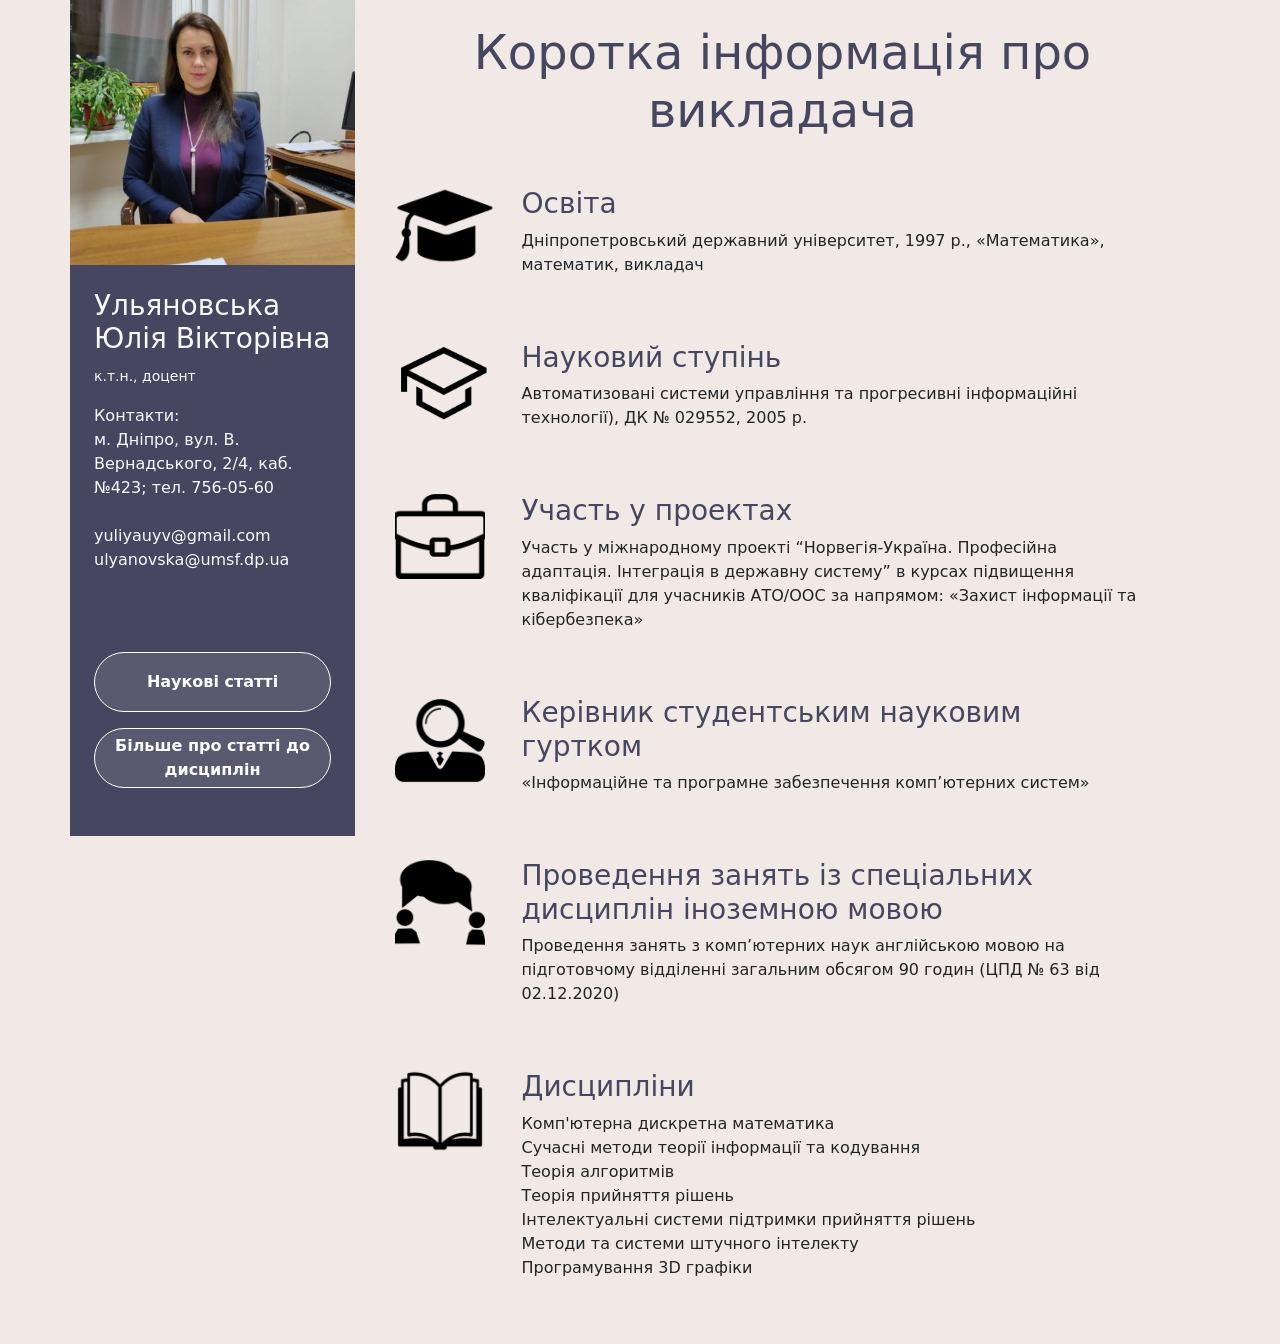
<file: WEB_project/index.html>
<!DOCTYPE html>

<html>
  <head>
    <meta charset="UTF-8">
    <meta name="viewport" content="width=device-width, initial-scale=1.0">
    <title>title</title>
    <link href="https://cdn.jsdelivr.net/npm/bootstrap@5.0.2/dist/css/bootstrap.min.css" rel="stylesheet" integrity="sha384-EVSTQN3/azprG1Anm3QDgpJLIm9Nao0Yz1ztcQTwFspd3yD65VohhpuuCOmLASjC" crossorigin="anonymous">
    <link rel="stylesheet" href="styles.css" type="text/css">
  </head>
  <body class="our-background-secondary">
    <div class="container-xl">
      <div class="row">
        <aside class="col-lg-3 col-md-4 col-12 g-0 h-100 text-light our-background-primary">
          <img class="photo-prepoda img-fluid" src="./img/prepod.png" alt="prepod">
          <div class="aside-text">
            <h3 class="full-name">Ульяновська Юлія Вікторівна</h3>
            <p class="job"><small>к.т.н., доцент</small></p>
            <p>
              Контакти: <br />
              м. Дніпро, вул. В. Вернадського, 2/4, каб.№423; тел. 756-05-60 <br /><br />
              yuliyauyv@gmail.com <br />
              ulyanovska@umsf.dp.ua 
            </p>
          </div>
          <div class="d-flex justify-content-center flex-btn m-4 mb-5">
            <button 
              class="our-btn mb-3"
              onclick="location.href = './pages/articles.html';"
            >
              <strong>Науковi статтi</strong>
            </button>
            <button 
              class="our-btn"
              onclick="location.href = './pages/more-disciplines.html';"
            >
              <strong>Бiльше про статтi до дисциплiн</strong>
            </button>
          </div>
        </aside>
        <main class="col">
          <p class="display-5 text-center mt-4 our-text-primary"><strong>Коротка інформація про викладача</strong></p>
          <!-- Content -->
          <div class="m-5">
            <section class="row mt-5">
              
              <div class="col-2 life-hack"><img src="./img/black-hat.png" width="100" alt="black-hat"></div>

              <div class="col">
                <h3 class="our-text-primary real-costily">Освіта</h3>
                <p class="justify">Дніпропетровський державний університет, 1997 р., «Математика», математик, викладач</p>
              </div>

            </section>

            <section class="row mt-5">
              
              <div class="col-2 life-hack"><img src="./img/transparent-hat.png" width="100" alt="black-hat"></div>

              <div class="col">
                <h3 class="our-text-primary real-costily">Науковий ступінь </h3>
                <p class="justify">Автоматизовані системи управління та прогресивні інформаційні технології),  ДК № 029552, 2005 р.</p>
              </div>

            </section>

            <section class="row mt-5">
              
              <div class="col-2 life-hack"><img src="./img/case.png" width="90" alt="black-hat"></div>

              <div class="col">
                <h3 class="our-text-primary real-costily">Участь у проектах</h3>
                <p class="justify">Участь у міжнародному проекті “Норвегія-Україна. Професійна адаптація. Інтеграція в державну систему” в курсах підвищення кваліфікації для учасників АТО/ООС за напрямом: «Захист інформації та кібербезпека»</p>
              </div>

            </section>

            <section class="row mt-5">
              
              <div class="col-2 life-hack"><img src="./img/body.png" width="90" alt="black-hat"></div>

              <div class="col">
                <h3 class="our-text-primary real-costily">Керівник студентським науковим гуртком</h3>
                <p class="justify">«Інформаційне та програмне забезпечення комп’ютерних систем»</p>
              </div>

            </section>

            <section class="row mt-5">
              
              <div class="col-2 life-hack"><img src="./img/talking-people.png" width="90" alt="black-hat"></div>

              <div class="col">
                <h3 class="our-text-primary real-costily">Проведення занять із спеціальних дисциплін іноземною мовою</h3>
                <p class="justify">Проведення занять з комп’ютерних наук англійською мовою на підготовчому відділенні загальним обсягом 90 годин (ЦПД № 63 від 02.12.2020) </p>
              </div>

            </section>

            <section class="row mt-5">
              
              <div class="col-2 life-hack"><img src="./img/book.png" width="90" alt="black-hat"></div>

              <div class="col">
                <h3 class="our-text-primary real-costily">Дисципліни</h3>
                <p class="justify">Комп'ютерна дискретна математика<br>
                  Сучасні методи теорії інформації та кодування<br>
                  Теорія алгоритмів<br>
                  Теорія прийняття рішень<br>
                  Інтелектуальні системи підтримки прийняття рішень<br>
                  Методи та системи штучного інтелекту<br>
                  Програмування 3D графіки</p>
              </div>

            </section>

          </div>
        </main>
      </div>
    </div>
  </body>
</html>
</file>
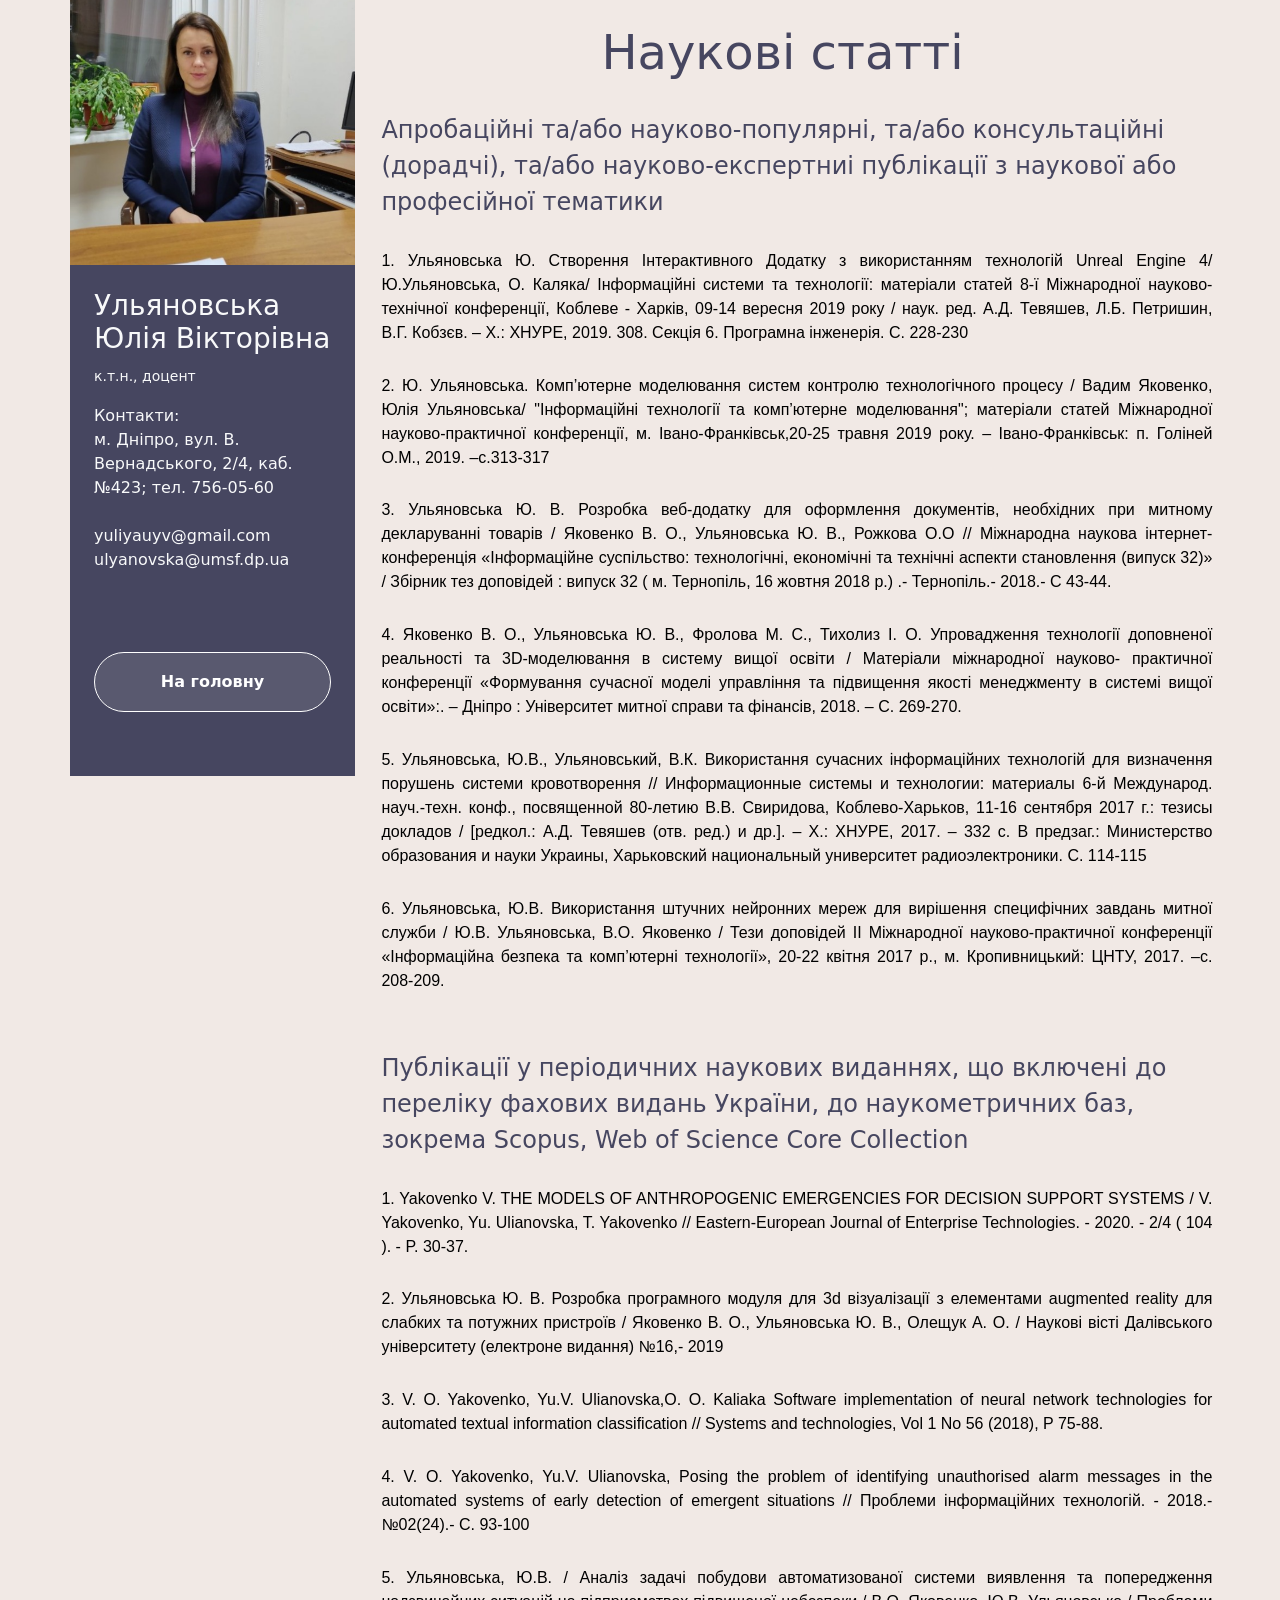
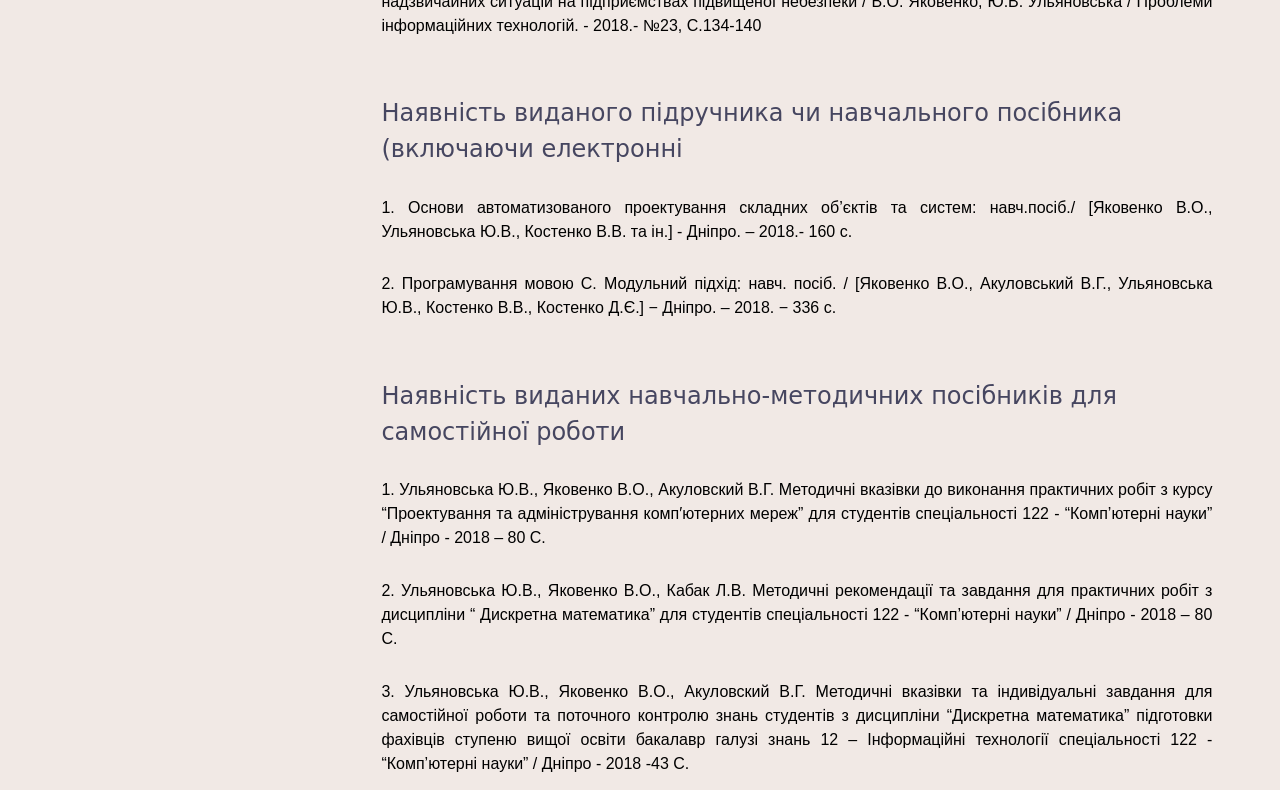
<file: WEB_project/pages/articles.html>
<!DOCTYPE html>

<html>
  <head>
    <meta charset="UTF-8">
    <meta name="viewport" content="width=device-width, initial-scale=1.0">
    <title>title</title>
    <link href="https://cdn.jsdelivr.net/npm/bootstrap@5.0.2/dist/css/bootstrap.min.css" rel="stylesheet" integrity="sha384-EVSTQN3/azprG1Anm3QDgpJLIm9Nao0Yz1ztcQTwFspd3yD65VohhpuuCOmLASjC" crossorigin="anonymous">
    <link rel="stylesheet" href="../styles.css" type="text/css">
  </head>
  <body class="our-background-secondary">
    <div class="container-xl">
      <div class="row">
        <aside class="col-lg-3 col-md-4 col-12 g-0 h-100 text-light our-background-primary">
          <img class="photo-prepoda img-fluid" src="../img/prepod.png" alt="prepod">
          <div class="aside-text">
            <h3 class="full-name">Ульяновська Юлія Вікторівна</h3>
            <p class="job"><small>к.т.н., доцент</small></p>
            <p>
              Контакти: <br />
              м. Дніпро, вул. В. Вернадського, 2/4, каб.№423; тел. 756-05-60 <br /><br />
              yuliyauyv@gmail.com <br />
              ulyanovska@umsf.dp.ua 
            </p>
          </div>
          <div class="d-flex justify-content-center flex-btn m-4 mb-5">
            <button 
              class="our-btn mb-3"
              onclick="location.href = '../index.html';"
            >
              <strong>На головну</strong>
            </button>
          </div>
        </aside>
        <main class="col">
          <main class="col">
            <p class="display-5 text-center mt-4 our-text-primary"><strong>Наукові статті</strong></p>
              <div class="row">
                <p class="margin_article margin-left-right-text article_headings our-text-primary">Апробаційні та/або науково-популярні, та/або консультаційні (дорадчі), та/або науково-експертниі публікації з наукової або професійної тематики</p>
                <p class="margin_article margin-left-right-text article_text_black our-text-secondary">1. Ульяновська Ю. Створення Інтерактивного Додатку з використанням технологій Unreal Engine 4/ Ю.Ульяновська, О. Каляка/ Інформаційні системи та технології: матеріали статей 8-ї Міжнародної науково-технічної  конференції, Коблеве - Харків, 09-14 вересня 2019 року / наук. ред. А.Д. Тевяшев, Л.Б. Петришин, В.Г. Кобзєв. – Х.: ХНУРЕ, 2019. 308. Секція 6. Програмна інженерія. С. 228-230</p>
                <p class="margin_article margin-left-right-text article_text_black our-text-secondary">2. Ю. Ульяновська. Комп’ютерне моделювання систем контролю технологічного процесу / Вадим Яковенко, Юлія Ульяновська/ "Інформаційні технології та комп’ютерне моделювання"; матеріали статей Міжнародної науково-практичної конференції, м. Івано-Франківськ,20-25 травня 2019 року. – Івано-Франківськ: п. Голіней О.М., 2019. –с.313-317</p>
                <p class="margin_article margin-left-right-text article_text_black our-text-secondary">3. Ульяновська Ю. В. Розробка веб-додатку для оформлення документів, необхідних при митному декларуванні товарів / Яковенко В. О., Ульяновська Ю. В., Рожкова О.О // Міжнародна наукова інтернет-конференція «Інформаційне суспільство: технологічні, економічні та технічні аспекти становлення (випуск 32)» / Збірник тез доповідей : випуск 32 ( м. Тернопіль, 16 жовтня 2018 р.) .- Тернопіль.- 2018.- С 43-44.</p>
                <p class="margin_article margin-left-right-text article_text_black our-text-secondary">4. Яковенко В. О., Ульяновська Ю. В., Фролова М. С., Тихолиз І. О. Упровадження технології доповненої реальності та 3D-моделювання в систему вищої освіти / Матеріали міжнародної науково- практичної конференції «Формування сучасної моделі управління та підвищення якості менеджменту в системі вищої освіти»:. – Дніпро : Університет митної справи та фінансів, 2018. – С. 269-270.</p>
                <p class="margin_article margin-left-right-text article_text_black our-text-secondary">5. Ульяновська, Ю.В., Ульяновський, В.К. Використання сучасних інформаційних технологій для визначення порушень системи кровотворення // Информационные  системы  и  технологии:  материалы  6-й  Международ. науч.-техн.  конф.,  посвященной  80-летию  В.В.  Свиридова,    Коблево-Харьков, 11-16 сентября 2017  г.: тезисы докладов / [редкол.: А.Д. Тевяшев (отв.  ред.)  и  др.].  –  Х.:  ХНУРЕ,  2017.  – 332  с.  В  предзаг.:  Министерство  образования  и  науки  Украины,  Харьковский  национальный  университет радиоэлектроники. С. 114-115</p>
                <p class="margin_article margin-left-right-text article_text_black our-text-secondary">6. Ульяновська, Ю.В. Використання штучних нейронних мереж для вирішення специфічних завдань митної служби / Ю.В. Ульяновська, В.О. Яковенко / Тези доповідей  ІІ Міжнародної науково-практичної конференції «Інформаційна безпека та комп’ютерні технології», 20-22 квітня 2017 р., м. Кропивницький: ЦНТУ, 2017. –с. 208-209.</p>

                <p class="margin_article margin-left-right-text article_headings our-text-primary" style="margin-top:5%">Публікації у періодичних наукових виданнях, що включені до переліку фахових видань України, до наукометричних баз, зокрема Scopus, Web of Science Core Collection</p>
                <p class="margin_article margin-left-right-text article_text_black our-text-secondary">1. Yakovenko V. THE MODELS OF ANTHROPOGENIC EMERGENCIES FOR DECISION SUPPORT SYSTEMS /  V. Yakovenko, Yu. Ulianovska, T. Yakovenko // Eastern-European Journal of Enterprise Technologies. - 2020. -  2/4 ( 104 ). - P. 30-37.</p>
                <p class="margin_article margin-left-right-text article_text_black our-text-secondary">2. Ульяновська Ю. В. Розробка програмного модуля для 3d візуалізації з елементами augmented reality для слабких та потужних пристроїв / Яковенко В. О., Ульяновська Ю. В., Олещук А. О. / Наукові вісті Далівського університету (електроне видання) №16,- 2019</p>
                <p class="margin_article margin-left-right-text article_text_black our-text-secondary">3. V. O. Yakovenko, Yu.V. Ulianovska,O. O. Kaliaka Software implementation of neural network technologies for automated textual information classification // Systems and technologies, Vol 1 No 56 (2018), P 75-88.</p>
                <p class="margin_article margin-left-right-text article_text_black our-text-secondary">4. V. O. Yakovenko, Yu.V. Ulianovska, Posing the problem of identifying unauthorised alarm messages in the automated systems of early detection of emergent situations // Проблеми інформаційних технологій. - 2018.- №02(24).- С. 93-100</p>
                <p class="margin_article margin-left-right-text article_text_black our-text-secondary">5. Ульяновська,  Ю.В. / Аналіз задачі побудови автоматизованої системи виявлення та попередження надзвичайних ситуацій на підприємствах підвищеної небезпеки / В.О. Яковенко, Ю.В. Ульяновська / Проблеми інформаційних технологій. - 2018.- №23, С.134-140</p>

                <p class="margin_article margin-left-right-text article_headings our-text-primary" style="margin-top:5%">Наявність виданого підручника чи навчального посібника (включаючи електронні</p>
                <p class="margin_article margin-left-right-text article_text_black our-text-secondary">1. Основи автоматизованого проектування складних об’єктів та систем: навч.посіб./ [Яковенко В.О., Ульяновська Ю.В., Костенко В.В. та ін.] - Дніпро. – 2018.- 160 с.</p>
                <p class="margin_article margin-left-right-text article_text_black our-text-secondary">2. Програмування мовою С. Модульний підхід: навч. посіб. / [Яковенко В.О., Акуловський В.Г., Ульяновська Ю.В., Костенко В.В., Костенко Д.Є.] − Дніпро. – 2018. − 336 с.</p>

                <p class="margin_article margin-left-right-text article_headings our-text-primary" style="margin-top:5%">Наявність виданих навчально-методичних посібників для самостійної роботи</p>
                <p class="margin_article margin-left-right-text article_text_black our-text-secondary">1. Ульяновська Ю.В., Яковенко В.О., Акуловский В.Г.  Методичні  вказівки до виконання практичних робіт з курсу “Проектування та адміністрування комп′ютерних мереж” для  студентів  спеціальності 122 - “Комп’ютерні науки” / Дніпро -  2018 – 80 С.</p>
                <p class="margin_article margin-left-right-text article_text_black our-text-secondary">2. Ульяновська Ю.В., Яковенко В.О., Кабак Л.В. Методичні рекомендації та завдання для практичних робіт з дисципліни “ Дискретна математика” для студентів спеціальності 122 - “Комп’ютерні науки” / Дніпро -  2018 – 80 С.</p>
                <p class="margin_article margin-left-right-text article_text_black our-text-secondary">3. Ульяновська Ю.В., Яковенко В.О., Акуловский В.Г. Методичні вказівки та індивідуальні завдання для самостійної роботи  та  поточного контролю  знань студентів з дисципліни  “Дискретна математика”  підготовки фахівців ступеню вищої освіти бакалавр галузі знань 12 – Інформаційні технології спеціальності 122 - “Комп’ютерні науки” / Дніпро - 2018 -43 C.</p>
              </div>
          </main>
        </main>
      </div>
    </div>
  </body>
</html>
</file>
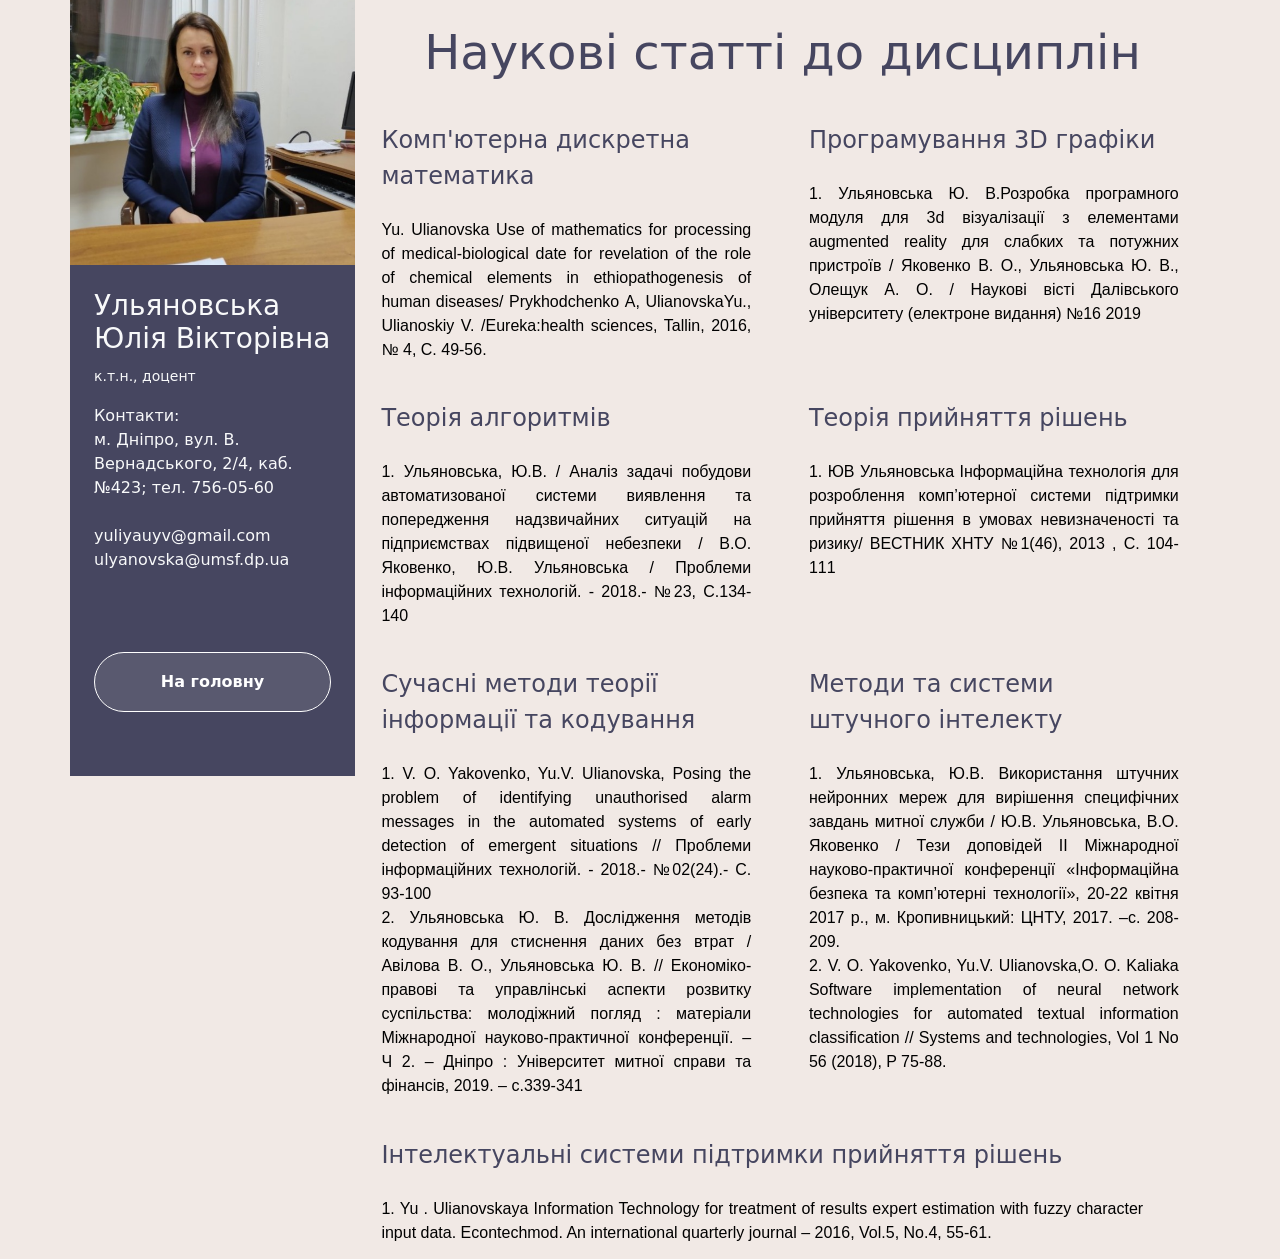
<file: WEB_project/pages/more-disciplines.html>
<!DOCTYPE html>

<html>
  <head>
    <meta charset="UTF-8">
    <meta name="viewport" content="width=device-width, initial-scale=1.0">
    <title>title</title>
    <link href="https://cdn.jsdelivr.net/npm/bootstrap@5.0.2/dist/css/bootstrap.min.css" rel="stylesheet" integrity="sha384-EVSTQN3/azprG1Anm3QDgpJLIm9Nao0Yz1ztcQTwFspd3yD65VohhpuuCOmLASjC" crossorigin="anonymous">
    <link rel="stylesheet" href="../styles.css" type="text/css">
  </head>
  <body class="our-background-secondary">
    <div class="container-xl">
      <div class="row">
        <aside class="col-lg-3 col-md-4 col-12 g-0 h-100 text-light our-background-primary">
          <img class="photo-prepoda img-fluid" src="../img/prepod.png" alt="prepod">
          <div class="aside-text">
            <h3 class="full-name">Ульяновська Юлія Вікторівна</h3>
            <p class="job"><small>к.т.н., доцент</small></p>
            <p>
              Контакти: <br />
              м. Дніпро, вул. В. Вернадського, 2/4, каб.№423; тел. 756-05-60 <br /><br />
              yuliyauyv@gmail.com <br />
              ulyanovska@umsf.dp.ua 
            </p>
          </div>
          <div class="d-flex justify-content-center flex-btn m-4 mb-5">
            <button 
              class="our-btn mb-3"
              onclick="location.href = '../index.html';"
            >
              <strong>На головну</strong>
            </button>
          </div>
        </aside>
        <main class="col">
          <main class="col">
            <p class="display-5 text-center mt-4 our-text-primary"><strong>Наукові статті до дисциплін</strong></p>
            <div class="row">
            <div class="col-12 col-md-6 article_block">
              <div class="margin_article col-11 article_headings text-left mt-4 our-text-primary">Комп'ютерна дискретна математика</div>
              <div class="margin_article col-11 article_text_black mt-4 our-text-secondary">Yu. Ulianovskа Use of mathematics for processing of medical-biological date for revelation of the role of chemical elements in ethiopathogenesis of human diseases/ Prykhodchenko А, UlianovskаYu., Ulianoskiy V. /Eureka:health sciences, Tallin, 2016, № 4, С. 49-56.</div>
            </div>
            <div class="col-12 col-md-6 article_block">
              <div class="margin_article col-11 article_headings text-left mt-4 our-text-primary">Програмування 3D графіки</div>
              <div class="margin_article col-11 article_text_black mt-4 our-text-secondary">1. Ульяновська Ю. В.Розробка програмного модуля для 3d візуалізації з елементами augmented reality для слабких та потужних пристроїв / Яковенко В. О., Ульяновська Ю. В., Олещук А. О. / Наукові вісті Далівського університету (електроне видання) №16 2019</div>
            </div>
           </div>
           <div class="row">
            <div class="col-12 col-md-6 article_block">
              <div class="margin_article col-11 article_headings text-left mt-4 our-text-primary">Теорія алгоритмів</div>
              <div class="margin_article col-11 article_text_black mt-4 our-text-secondary">1. Ульяновська,  Ю.В. / Аналіз задачі побудови автоматизованої системи виявлення та попередження надзвичайних ситуацій на підприємствах підвищеної небезпеки / В.О. Яковенко, Ю.В. Ульяновська / Проблеми інформаційних технологій. - 2018.- №23, С.134-140</div>
            </div>
            <div class="col-12 col-md-6 article_block">
              <div class="margin_article col-11 article_headings text-left mt-4 our-text-primary">Теорія прийняття рішень</div>
              <div class="margin_article col-11 article_text_black mt-4 our-text-secondary">1. ЮВ Ульяновська  Інформаційна технологія для розроблення комп’ютерної системи підтримки прийняття рішення в умовах невизначеності та ризику/ ВЕСТНИК ХНТУ №1(46), 2013 , С. 104-111</div>
            </div>
          </div>
           <div class="row">
             <div class="col-12 col-md-6 article_block">
              <div class="margin_article col-11 article_headings text-left mt-4 our-text-primary">Сучасні методи теорії інформації та кодування</div>
              <div class="margin_article col-11 article_text_black mt-4 our-text-secondary">1. V. O. Yakovenko, Yu.V. Ulianovska, Posing the problem of identifying unauthorised alarm messages in the automated systems of early detection of emergent situations // Проблеми інформаційних технологій. - 2018.- №02(24).- С. 93-100 <br>2. Ульяновська Ю. В. Дослідження методів кодування для стиснення даних без втрат / Авілова В. О., Ульяновська Ю. В. // Економіко-правові та управлінські аспекти розвитку суспільства: молодіжний погляд : матеріали Міжнародної науково-практичної конференції. – Ч 2. – Дніпро : Університет митної справи та фінансів, 2019. – с.339-341</div>
            </div>
             <div class="col-12 col-md-6 article_block">
              <div class="margin_article col-11 article_headings text-left mt-4 our-text-primary">Методи та системи штучного інтелекту</div>
              <div class="margin_article col-11 article_text_black mt-4 our-text-secondary">1. Ульяновська, Ю.В. Використання штучних нейронних мереж для вирішення специфічних завдань митної служби / Ю.В. Ульяновська, В.О. Яковенко / Тези доповідей  ІІ Міжнародної науково-практичної конференції «Інформаційна безпека та комп’ютерні технології», 20-22 квітня 2017 р., м. Кропивницький: ЦНТУ, 2017. –с. 208-209. <br>2. V. O. Yakovenko, Yu.V. Ulianovska,O. O. Kaliaka Software implementation of neural network technologies for automated textual information classification // Systems and technologies, Vol 1 No 56 (2018), P 75-88.</div>
            </div>
          </div>
          <div class="row">
            <div class="col-12 article_block">
              <div class="margin_article col-11 article_headings text-left mt-4 our-text-primary">Інтелектуальні системи підтримки прийняття рішень</div>
              <div class="margin_article col-11 article_text_black mt-4 our-text-secondary">1.  Yu . Ulianovskaya Information Technology for treatment of results expert estimation with fuzzy character input data. Econtechmod. An international quarterly journal – 2016, Vol.5, No.4, 55-61.</div>
            </div>
          </div>
        </main>
        </main>
      </div>
    </div>
  </body>
</html>
</file>
<file: WEB_project/styles.css>
/* Colors */

.our-text-primary {
  color: #464660;
}

.our-background-primary {
  background-color: #464660;
}

.our-background-secondary {
  background-color: #F1E9E5;
}

/* Global */

a {
  text-decoration:none;
  color: white;
}

a:hover {
  color: white;
}

/* Aside */

.our-btn {
  color: white;
  background-color: rgba(196, 196, 196, 0.15);
  border: 1px solid white;
  border-radius: 50px;
  min-height: 60px;
}

.flex-btn {
  flex-direction: column;
  align-self: flex-end;
  margin-top: 5rem !important;
}

.aside-text {
  margin: 1.5rem;
}

@media screen and (max-width: 749px) {
  .full-name,
  .job {
    text-align: center;
  }
}

/* Main */

/*Start more-disciplines*/
.article_block{
  float: left;
}

.article_headings{
  font-size: 1.5rem;
}

.article_text_black{
  text-align: justify;
  color: black;
  font-size: 1rem;
  font-family: 'Karla Bold', arial;
}

.margin_article{
  margin: 0.9rem;
}
/*End more-disciplines*/

.margin-left-right-text {
  margin-left: 7%;
  margin-right: 7%;
}

.margin_article{
  margin: 0.9rem;
}

/* Dan4ik */
.life-hack {
  margin-left: -20px;
}

.real-costily {
  font-weight: 400;
}

@media screen and (max-width: 991px) {
  .life-hack {
    display: none;
  }
}
</file>
